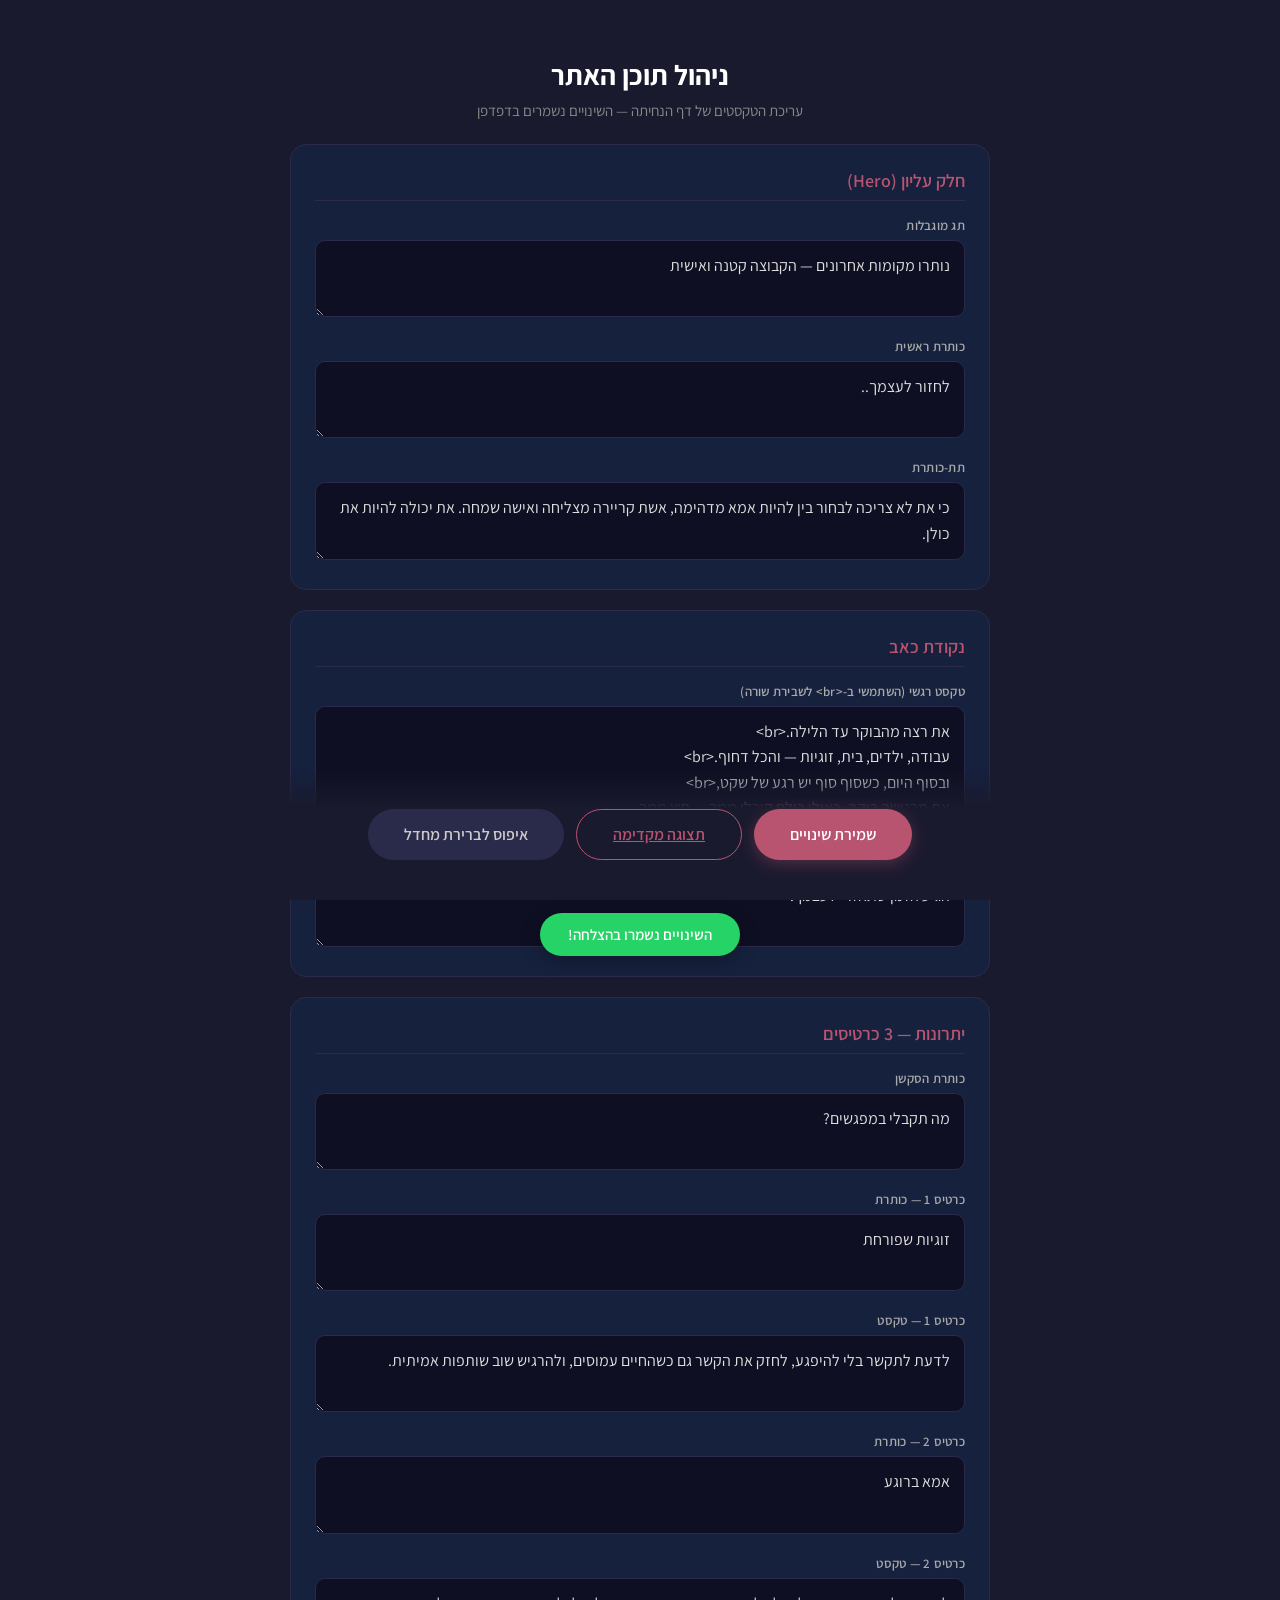
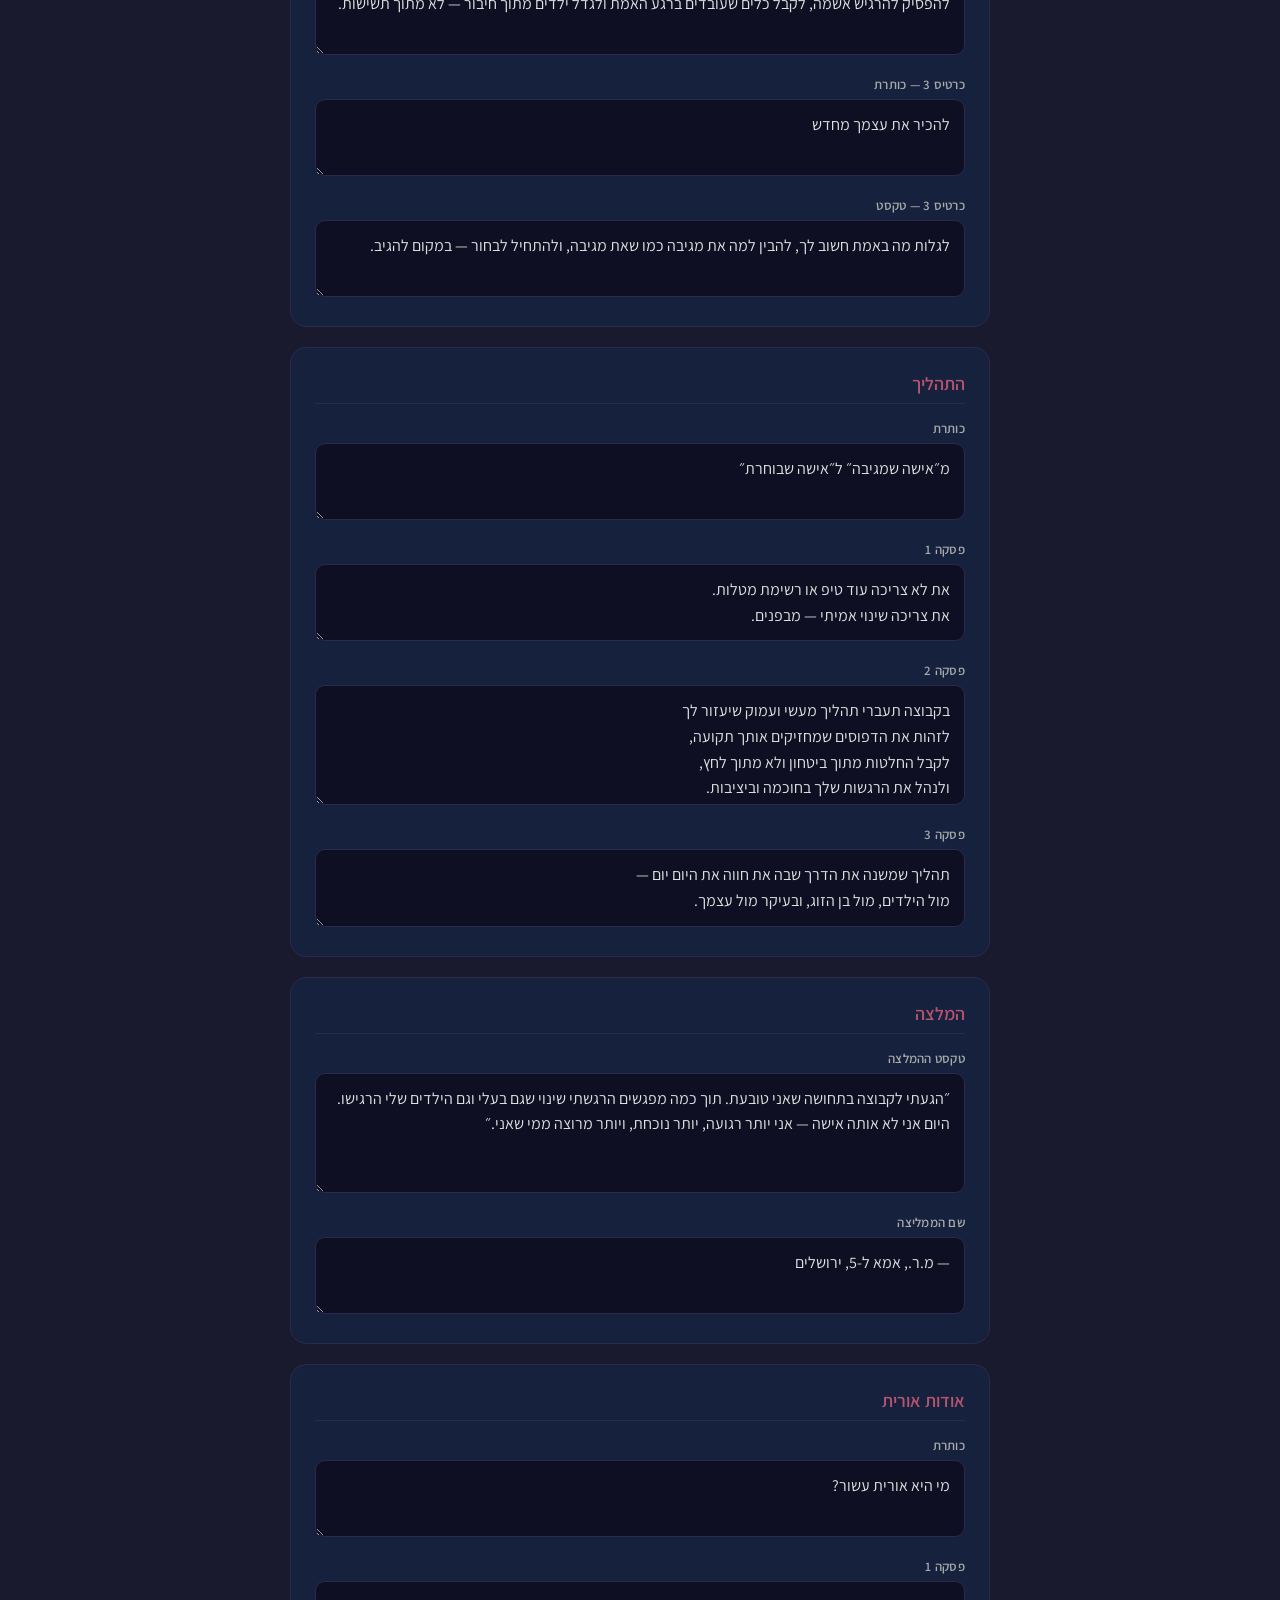
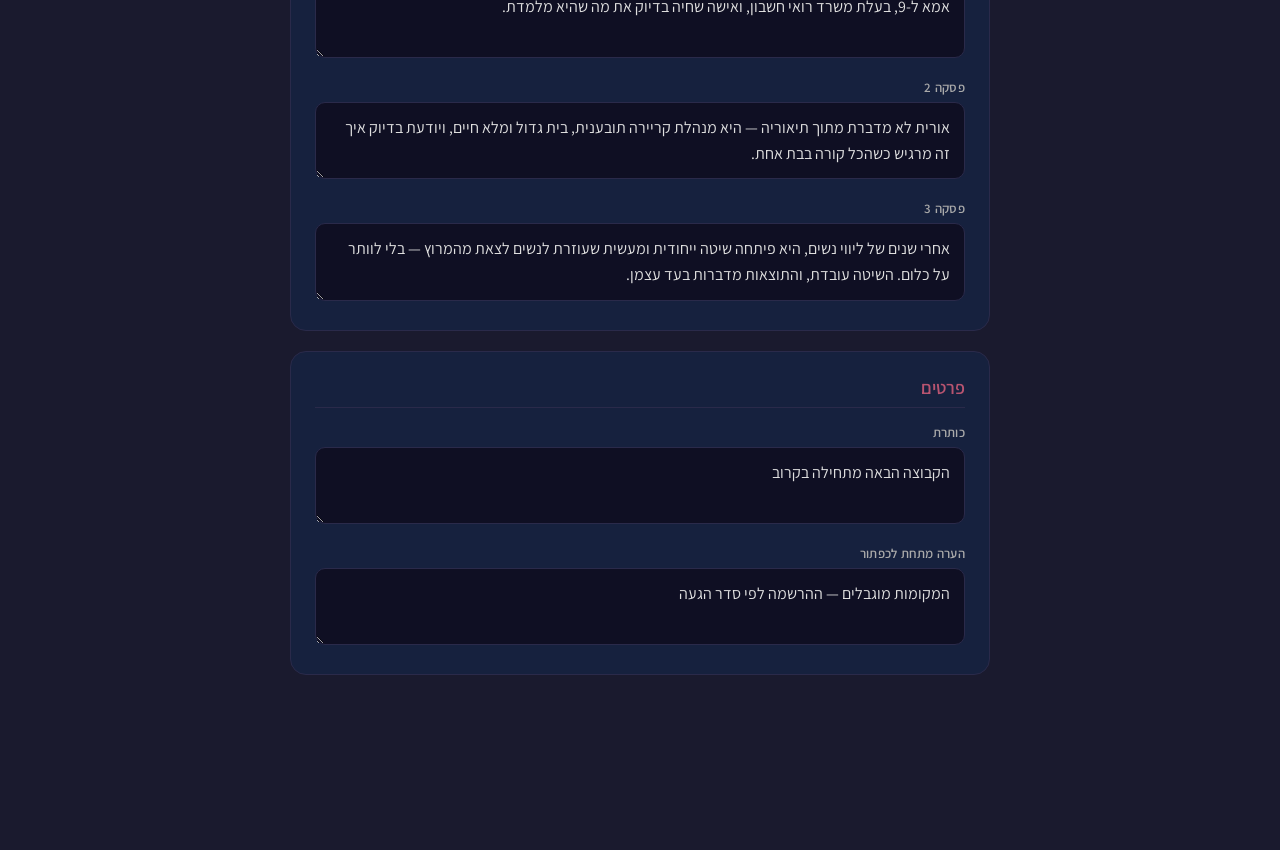
<file: daniel2030/index.html>
<!DOCTYPE html>
<html lang="he" dir="rtl">
<head>
  <meta charset="UTF-8">
  <meta name="viewport" content="width=device-width, initial-scale=1">
  <title>ניהול תוכן — לחזור לעצמך</title>
  <meta name="robots" content="noindex, nofollow">
  <link rel="preconnect" href="https://fonts.googleapis.com">
  <link rel="preconnect" href="https://fonts.gstatic.com" crossorigin>
  <link href="https://fonts.googleapis.com/css2?family=Assistant:wght@400;600&display=swap" rel="stylesheet">
  <style>
    *, *::before, *::after { box-sizing: border-box; margin: 0; padding: 0; }

    body {
      font-family: 'Assistant', sans-serif;
      background: #1a1a2e;
      color: #e0e0e0;
      direction: rtl;
      min-height: 100vh;
      padding: 24px;
    }

    .admin-header {
      text-align: center;
      padding: 32px 0 24px;
    }

    .admin-header h1 {
      font-size: 1.75rem;
      color: #fff;
      margin-bottom: 8px;
    }

    .admin-header p {
      font-size: 0.9375rem;
      color: #888;
    }

    .admin-container {
      max-width: 700px;
      margin: 0 auto;
    }

    .section-group {
      background: #16213e;
      border-radius: 16px;
      padding: 24px;
      margin-bottom: 20px;
      border: 1px solid #2a2a4a;
    }

    .section-group__title {
      font-size: 1.125rem;
      font-weight: 600;
      color: #B85470;
      margin-bottom: 16px;
      padding-bottom: 8px;
      border-bottom: 1px solid #2a2a4a;
    }

    .field {
      margin-bottom: 16px;
    }

    .field:last-child {
      margin-bottom: 0;
    }

    .field label {
      display: block;
      font-size: 0.8125rem;
      font-weight: 600;
      color: #aaa;
      margin-bottom: 6px;
      letter-spacing: 0.02em;
    }

    .field textarea {
      width: 100%;
      min-height: 70px;
      padding: 12px 14px;
      border: 1.5px solid #2a2a4a;
      border-radius: 10px;
      background: #0f0f23;
      color: #e0e0e0;
      font-family: 'Assistant', sans-serif;
      font-size: 1rem;
      line-height: 1.6;
      resize: vertical;
      transition: border-color 200ms;
      direction: rtl;
    }

    .field textarea:focus {
      outline: none;
      border-color: #B85470;
      box-shadow: 0 0 0 3px rgba(184, 84, 112, 0.2);
    }

    .field textarea.short { min-height: 44px; }
    .field textarea.tall { min-height: 120px; }

    .actions {
      display: flex;
      gap: 12px;
      justify-content: center;
      padding: 24px 0 40px;
      position: sticky;
      bottom: 0;
      background: linear-gradient(transparent, #1a1a2e 30%);
      padding-top: 40px;
    }

    .btn {
      padding: 14px 36px;
      border: none;
      border-radius: 50px;
      font-family: 'Assistant', sans-serif;
      font-size: 1rem;
      font-weight: 600;
      cursor: pointer;
      transition: transform 150ms, box-shadow 200ms;
    }

    .btn:active { transform: scale(0.97); }

    .btn-save {
      background: #B85470;
      color: #fff;
      box-shadow: 0 4px 16px rgba(184, 84, 112, 0.35);
    }

    .btn-save:hover {
      box-shadow: 0 6px 24px rgba(184, 84, 112, 0.5);
    }

    .btn-reset {
      background: #2a2a4a;
      color: #ccc;
    }

    .btn-reset:hover { background: #3a3a5a; }

    .btn-preview {
      background: transparent;
      color: #B85470;
      border: 1.5px solid #B85470;
    }

    .btn-preview:hover { background: rgba(184, 84, 112, 0.1); }

    .toast {
      position: fixed;
      bottom: 24px;
      left: 50%;
      transform: translateX(-50%) translateY(80px);
      background: #25d366;
      color: #fff;
      padding: 12px 28px;
      border-radius: 50px;
      font-weight: 600;
      font-size: 0.9375rem;
      box-shadow: 0 4px 20px rgba(0,0,0,0.3);
      transition: transform 300ms ease;
      z-index: 100;
    }

    .toast.show {
      transform: translateX(-50%) translateY(0);
    }
  </style>
</head>
<body>

  <div class="admin-container">
    <div class="admin-header">
      <h1>ניהול תוכן האתר</h1>
      <p>עריכת הטקסטים של דף הנחיתה — השינויים נשמרים בדפדפן</p>
    </div>

    <!-- Hero -->
    <div class="section-group">
      <div class="section-group__title">חלק עליון (Hero)</div>
      <div class="field">
        <label>תג מוגבלות</label>
        <textarea class="short" data-key="badge"></textarea>
      </div>
      <div class="field">
        <label>כותרת ראשית</label>
        <textarea class="short" data-key="hero_headline"></textarea>
      </div>
      <div class="field">
        <label>תת-כותרת</label>
        <textarea data-key="hero_subtext"></textarea>
      </div>
    </div>

    <!-- Pain Point -->
    <div class="section-group">
      <div class="section-group__title">נקודת כאב</div>
      <div class="field">
        <label>טקסט רגשי (השתמשי ב-&lt;br&gt; לשבירת שורה)</label>
        <textarea class="tall" data-key="pain_text"></textarea>
      </div>
      <div class="field">
        <label>משפט מדגיש</label>
        <textarea class="short" data-key="pain_highlight"></textarea>
      </div>
    </div>

    <!-- Benefits -->
    <div class="section-group">
      <div class="section-group__title">יתרונות — 3 כרטיסים</div>
      <div class="field">
        <label>כותרת הסקשן</label>
        <textarea class="short" data-key="benefits_title"></textarea>
      </div>
      <div class="field">
        <label>כרטיס 1 — כותרת</label>
        <textarea class="short" data-key="card1_title"></textarea>
      </div>
      <div class="field">
        <label>כרטיס 1 — טקסט</label>
        <textarea data-key="card1_body"></textarea>
      </div>
      <div class="field">
        <label>כרטיס 2 — כותרת</label>
        <textarea class="short" data-key="card2_title"></textarea>
      </div>
      <div class="field">
        <label>כרטיס 2 — טקסט</label>
        <textarea data-key="card2_body"></textarea>
      </div>
      <div class="field">
        <label>כרטיס 3 — כותרת</label>
        <textarea class="short" data-key="card3_title"></textarea>
      </div>
      <div class="field">
        <label>כרטיס 3 — טקסט</label>
        <textarea data-key="card3_body"></textarea>
      </div>
    </div>

    <!-- Process -->
    <div class="section-group">
      <div class="section-group__title">התהליך</div>
      <div class="field">
        <label>כותרת</label>
        <textarea class="short" data-key="process_title"></textarea>
      </div>
      <div class="field">
        <label>פסקה 1</label>
        <textarea data-key="process_text1"></textarea>
      </div>
      <div class="field">
        <label>פסקה 2</label>
        <textarea class="tall" data-key="process_text2"></textarea>
      </div>
      <div class="field">
        <label>פסקה 3</label>
        <textarea data-key="process_text3"></textarea>
      </div>
    </div>

    <!-- Testimonial -->
    <div class="section-group">
      <div class="section-group__title">המלצה</div>
      <div class="field">
        <label>טקסט ההמלצה</label>
        <textarea class="tall" data-key="testimonial_text"></textarea>
      </div>
      <div class="field">
        <label>שם הממליצה</label>
        <textarea class="short" data-key="testimonial_cite"></textarea>
      </div>
    </div>

    <!-- About -->
    <div class="section-group">
      <div class="section-group__title">אודות אורית</div>
      <div class="field">
        <label>כותרת</label>
        <textarea class="short" data-key="about_title"></textarea>
      </div>
      <div class="field">
        <label>פסקה 1</label>
        <textarea data-key="about_text1"></textarea>
      </div>
      <div class="field">
        <label>פסקה 2</label>
        <textarea data-key="about_text2"></textarea>
      </div>
      <div class="field">
        <label>פסקה 3</label>
        <textarea data-key="about_text3"></textarea>
      </div>
    </div>

    <!-- Details -->
    <div class="section-group">
      <div class="section-group__title">פרטים</div>
      <div class="field">
        <label>כותרת</label>
        <textarea class="short" data-key="details_title"></textarea>
      </div>
      <div class="field">
        <label>הערה מתחת לכפתור</label>
        <textarea class="short" data-key="cta_note"></textarea>
      </div>
    </div>

    <!-- Actions -->
    <div class="actions">
      <button class="btn btn-save" onclick="saveAll()">שמירת שינויים</button>
      <a class="btn btn-preview" href="../" target="_blank">תצוגה מקדימה</a>
      <button class="btn btn-reset" onclick="resetAll()">איפוס לברירת מחדל</button>
    </div>
  </div>

  <div class="toast" id="toast">השינויים נשמרו בהצלחה!</div>

  <script>
    var STORAGE_KEY = 'orit_site_content';

    // Default values from the site
    var defaults = {
      badge: 'נותרו מקומות אחרונים — הקבוצה קטנה ואישית',
      hero_headline: 'לחזור לעצמך..',
      hero_subtext: 'כי את לא צריכה לבחור בין להיות אמא מדהימה, אשת קריירה מצליחה ואישה שמחה. את יכולה להיות את כולן.',
      pain_text: 'את רצה מהבוקר עד הלילה.<br>\nעבודה, ילדים, בית, זוגיות — והכל דחוף.<br>\nובסוף היום, כשסוף סוף יש רגע של שקט,<br>\nאת מרגישה ריקה. כאילו כולם קיבלו ממך — חוץ ממך.',
      pain_highlight: 'הגיע הזמן שתחזרי לעצמך.',
      benefits_title: 'מה תקבלי במפגשים?',
      card1_title: 'זוגיות שפורחת',
      card1_body: 'לדעת לתקשר בלי להיפגע, לחזק את הקשר גם כשהחיים עמוסים, ולהרגיש שוב שותפות אמיתית.',
      card2_title: 'אמא ברוגע',
      card2_body: 'להפסיק להרגיש אשמה, לקבל כלים שעובדים ברגע האמת ולגדל ילדים מתוך חיבור — לא מתוך תשישות.',
      card3_title: 'להכיר את עצמך מחדש',
      card3_body: 'לגלות מה באמת חשוב לך, להבין למה את מגיבה כמו שאת מגיבה, ולהתחיל לבחור — במקום להגיב.',
      process_title: 'מ״אישה שמגיבה״ ל״אישה שבוחרת״',
      process_text1: 'את לא צריכה עוד טיפ או רשימת מטלות.\nאת צריכה שינוי אמיתי — מבפנים.',
      process_text2: 'בקבוצה תעברי תהליך מעשי ועמוק שיעזור לך\nלזהות את הדפוסים שמחזיקים אותך תקועה,\nלקבל החלטות מתוך ביטחון ולא מתוך לחץ,\nולנהל את הרגשות שלך בחוכמה וביציבות.',
      process_text3: 'תהליך שמשנה את הדרך שבה את חווה את היום יום —\nמול הילדים, מול בן הזוג, ובעיקר מול עצמך.',
      testimonial_text: '״הגעתי לקבוצה בתחושה שאני טובעת. תוך כמה מפגשים הרגשתי שינוי שגם בעלי וגם הילדים שלי הרגישו. היום אני לא אותה אישה — אני יותר רגועה, יותר נוכחת, ויותר מרוצה ממי שאני.״',
      testimonial_cite: '— מ.ר., אמא ל-5, ירושלים',
      about_title: 'מי היא אורית עשור?',
      about_text1: 'אמא ל-9, בעלת משרד רואי חשבון, ואישה שחיה בדיוק את מה שהיא מלמדת.',
      about_text2: 'אורית לא מדברת מתוך תיאוריה — היא מנהלת קריירה תובענית, בית גדול ומלא חיים, ויודעת בדיוק איך זה מרגיש כשהכל קורה בבת אחת.',
      about_text3: 'אחרי שנים של ליווי נשים, היא פיתחה שיטה ייחודית ומעשית שעוזרת לנשים לצאת מהמרוץ — בלי לוותר על כלום. השיטה עובדת, והתוצאות מדברות בעד עצמן.',
      details_title: 'הקבוצה הבאה מתחילה בקרוב',
      cta_note: 'המקומות מוגבלים — ההרשמה לפי סדר הגעה'
    };

    // Load saved or defaults into textareas
    function loadFields() {
      var saved = {};
      try { saved = JSON.parse(localStorage.getItem(STORAGE_KEY)) || {}; } catch(e) {}

      var areas = document.querySelectorAll('[data-key]');
      for (var i = 0; i < areas.length; i++) {
        var key = areas[i].getAttribute('data-key');
        areas[i].value = saved[key] !== undefined ? saved[key] : (defaults[key] || '');
      }
    }

    function saveAll() {
      var data = {};
      var areas = document.querySelectorAll('[data-key]');
      for (var i = 0; i < areas.length; i++) {
        data[areas[i].getAttribute('data-key')] = areas[i].value;
      }
      localStorage.setItem(STORAGE_KEY, JSON.stringify(data));
      showToast();
    }

    function resetAll() {
      if (!confirm('בטוח? כל השינויים יימחקו ויחזרו לטקסט המקורי.')) return;
      localStorage.removeItem(STORAGE_KEY);
      loadFields();
      showToast('הטקסטים אופסו לברירת מחדל');
    }

    function showToast(msg) {
      var t = document.getElementById('toast');
      t.textContent = msg || 'השינויים נשמרו בהצלחה!';
      t.classList.add('show');
      setTimeout(function() { t.classList.remove('show'); }, 2500);
    }

    loadFields();
  </script>

</body>
</html>
</file>
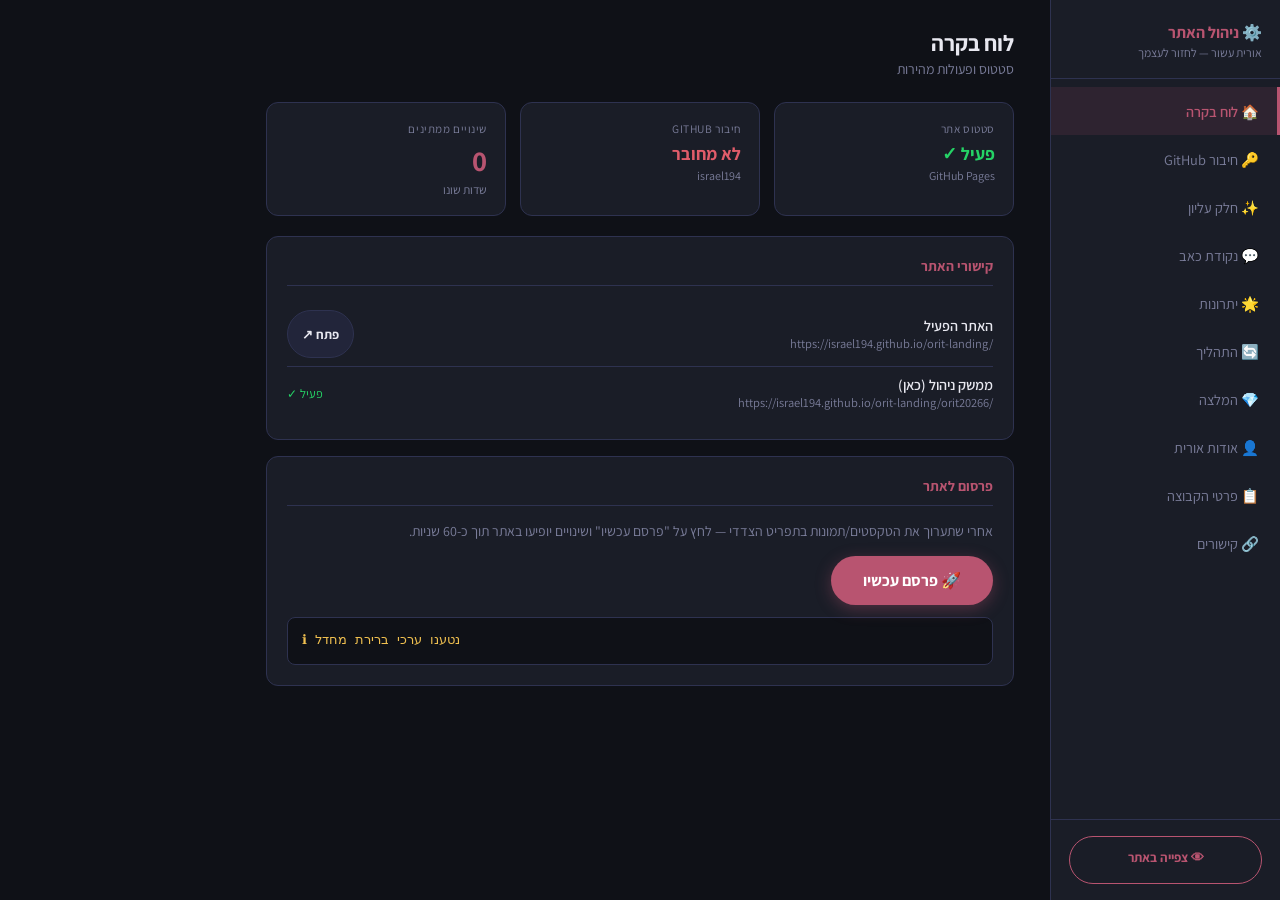
<file: orit20266/index.html>
<!DOCTYPE html>
<html lang="he" dir="rtl">
<head>
  <meta charset="UTF-8">
  <meta name="viewport" content="width=device-width, initial-scale=1">
  <title>ניהול אתר — אורית עשור</title>
  <meta name="robots" content="noindex, nofollow">
  <link rel="preconnect" href="https://fonts.googleapis.com">
  <link rel="preconnect" href="https://fonts.gstatic.com" crossorigin>
  <link href="https://fonts.googleapis.com/css2?family=Assistant:wght@400;500;600;700&display=swap" rel="stylesheet">
  <style>
    *, *::before, *::after { box-sizing: border-box; margin: 0; padding: 0; }

    :root {
      --bg: #0f1117;
      --surface: #1a1d27;
      --surface2: #22253a;
      --border: #2e3250;
      --accent: #B85470;
      --accent-light: rgba(184,84,112,0.12);
      --text: #e8e8f0;
      --muted: #7a7d9a;
      --green: #25d366;
      --red: #e05c6a;
      --yellow: #f0c050;
    }

    body { font-family: 'Assistant', sans-serif; background: var(--bg); color: var(--text); direction: rtl; min-height: 100vh; }

    /* ===== LAYOUT ===== */
    .layout { display: flex; min-height: 100vh; }

    /* ===== MOBILE TOPBAR ===== */
    .topbar {
      display: none;
      position: fixed; top: 0; right: 0; left: 0; z-index: 50;
      background: var(--surface); border-bottom: 1px solid var(--border);
      height: 56px; align-items: center; justify-content: space-between;
      padding: 0 16px;
    }
    .topbar__title { font-size: 1rem; font-weight: 700; color: var(--accent); }
    .topbar__title span { font-size: 0.75rem; color: var(--muted); font-weight: 400; display: block; }
    .hamburger {
      width: 44px; height: 44px; display: flex; flex-direction: column;
      justify-content: center; align-items: center; gap: 5px;
      cursor: pointer; background: none; border: none; padding: 0;
    }
    .hamburger span {
      display: block; width: 22px; height: 2px;
      background: var(--text); border-radius: 2px; transition: all 250ms;
    }
    .hamburger.open span:nth-child(1) { transform: translateY(7px) rotate(45deg); }
    .hamburger.open span:nth-child(2) { opacity: 0; }
    .hamburger.open span:nth-child(3) { transform: translateY(-7px) rotate(-45deg); }

    /* ===== SIDEBAR ===== */
    .sidebar {
      width: 230px; flex-shrink: 0; background: var(--surface);
      border-left: 1px solid var(--border);
      position: fixed; right: 0; top: 0; height: 100vh;
      overflow-y: auto; z-index: 40; display: flex; flex-direction: column;
      transition: transform 300ms ease;
    }
    .sidebar__logo { padding: 22px 18px 18px; border-bottom: 1px solid var(--border); }
    .sidebar__logo h2 { font-size: 1rem; color: var(--accent); font-weight: 700; }
    .sidebar__logo p { font-size: 0.75rem; color: var(--muted); margin-top: 2px; }
    .nav { flex: 1; padding: 8px 0; }
    .nav-item {
      display: flex; align-items: center; gap: 9px;
      padding: 13px 18px; cursor: pointer; font-size: 0.9rem;
      color: var(--muted); border-right: 3px solid transparent; transition: all 120ms;
      min-height: 48px;
    }
    .nav-item:hover { background: var(--surface2); color: var(--text); }
    .nav-item.active { background: var(--accent-light); color: var(--accent); border-right-color: var(--accent); font-weight: 600; }
    .sidebar__bottom { padding: 16px 18px; border-top: 1px solid var(--border); }
    .sidebar__bottom a { display: block; text-align: center; font-size: 0.82rem; }

    /* Overlay when mobile menu open */
    .sidebar-overlay {
      display: none; position: fixed; inset: 0; z-index: 30;
      background: rgba(0,0,0,0.5);
    }
    .sidebar-overlay.visible { display: block; }

    /* ===== MAIN ===== */
    .main { margin-right: 230px; flex: 1; padding: 28px 36px; max-width: 820px; }
    .page-header { margin-bottom: 24px; }
    .page-title { font-size: 1.4rem; font-weight: 700; }
    .page-subtitle { font-size: 0.875rem; color: var(--muted); margin-top: 3px; }

    /* ===== PANELS ===== */
    .panel { display: none; }
    .panel.active { display: block; }

    /* ===== CARD ===== */
    .card {
      background: var(--surface); border: 1px solid var(--border);
      border-radius: 12px; padding: 20px; margin-bottom: 16px;
    }
    .card__title {
      font-size: 0.875rem; font-weight: 700; color: var(--accent);
      margin-bottom: 16px; padding-bottom: 10px; border-bottom: 1px solid var(--border);
    }

    /* ===== FIELDS ===== */
    .field { margin-bottom: 14px; }
    .field:last-child { margin-bottom: 0; }
    .field label { display: block; font-size: 0.75rem; font-weight: 700; color: var(--muted); margin-bottom: 5px; text-transform: uppercase; letter-spacing: 0.04em; }
    .field input[type="text"],
    .field input[type="url"],
    .field input[type="password"],
    .field textarea {
      width: 100%; padding: 11px 13px; background: var(--bg);
      border: 1.5px solid var(--border); border-radius: 8px;
      color: var(--text); font-family: 'Assistant', sans-serif;
      font-size: 1rem; line-height: 1.55; direction: rtl;
      transition: border-color 180ms; resize: vertical;
      -webkit-appearance: none;
    }
    .field textarea { min-height: 72px; }
    .field textarea.tall { min-height: 120px; }
    .field textarea.short { min-height: 48px; }
    .field input { min-height: 48px; }
    .field input:focus, .field textarea:focus {
      outline: none; border-color: var(--accent);
      box-shadow: 0 0 0 3px rgba(184,84,112,0.12);
    }
    .field input[dir="ltr"], .field textarea[dir="ltr"] { direction: ltr; text-align: left; }

    .row2 { display: grid; grid-template-columns: 1fr 1fr; gap: 14px; }

    /* ===== IMAGE UPLOAD ===== */
    .img-upload-wrap { display: flex; align-items: center; gap: 16px; flex-wrap: wrap; }
    .img-preview {
      width: 80px; height: 80px; border-radius: 50%; object-fit: cover;
      border: 2px solid var(--border); flex-shrink: 0;
    }
    .img-upload-btn {
      display: inline-block; padding: 10px 20px; background: var(--surface2);
      border: 1.5px dashed var(--border); border-radius: 8px;
      cursor: pointer; font-size: 0.9rem; color: var(--muted);
      transition: all 150ms; min-height: 44px;
    }
    .img-upload-btn:hover { border-color: var(--accent); color: var(--accent); }
    input[type="file"] { display: none; }

    /* ===== PUBLISH BAR ===== */
    .publish-bar {
      position: sticky; bottom: 0;
      background: linear-gradient(transparent, var(--bg) 45%);
      padding: 36px 0 20px;
      display: flex; gap: 10px; align-items: center; flex-wrap: wrap;
    }

    /* ===== BUTTONS ===== */
    .btn {
      padding: 12px 24px; border: none; border-radius: 50px;
      font-family: 'Assistant', sans-serif; font-size: 0.95rem; font-weight: 700;
      cursor: pointer; transition: all 140ms; text-decoration: none; display: inline-flex;
      align-items: center; justify-content: center; gap: 6px; min-height: 48px;
    }
    .btn:active { transform: scale(0.97); }
    .btn-publish {
      background: var(--accent); color: #fff;
      box-shadow: 0 4px 16px rgba(184,84,112,0.35); font-size: 1rem; padding: 14px 32px;
    }
    .btn-publish:hover { box-shadow: 0 6px 24px rgba(184,84,112,0.5); }
    .btn-publish:disabled { opacity: 0.6; cursor: not-allowed; transform: none; }
    .btn-secondary { background: var(--surface2); color: var(--text); border: 1px solid var(--border); }
    .btn-secondary:hover { background: var(--border); }
    .btn-outline { background: transparent; color: var(--accent); border: 1.5px solid var(--accent); }
    .btn-outline:hover { background: var(--accent-light); }
    .btn-danger { background: transparent; color: var(--red); border: 1.5px solid var(--red); font-size: 0.875rem; padding: 10px 18px; }
    .btn-danger:hover { background: rgba(224,92,106,0.08); }

    /* ===== STATS ===== */
    .stats-grid { display: grid; grid-template-columns: repeat(3,1fr); gap: 14px; margin-bottom: 20px; }
    .stat-card { background: var(--surface); border: 1px solid var(--border); border-radius: 12px; padding: 18px; }
    .stat-card__label { font-size: 0.72rem; color: var(--muted); text-transform: uppercase; letter-spacing: 0.05em; margin-bottom: 6px; }
    .stat-card__value { font-size: 1.8rem; font-weight: 700; color: var(--accent); }
    .stat-card__sub { font-size: 0.75rem; color: var(--muted); margin-top: 3px; }

    /* ===== TOKEN STATUS ===== */
    .token-status {
      display: flex; align-items: center; gap: 8px;
      padding: 12px 14px; border-radius: 8px; font-size: 0.875rem;
      margin-bottom: 14px;
    }
    .token-status.ok { background: rgba(37,211,102,0.1); color: var(--green); border: 1px solid rgba(37,211,102,0.2); }
    .token-status.err { background: rgba(224,92,106,0.1); color: var(--red); border: 1px solid rgba(224,92,106,0.2); }
    .token-status.warn { background: rgba(240,192,80,0.1); color: var(--yellow); border: 1px solid rgba(240,192,80,0.2); }

    /* ===== PUBLISH LOG ===== */
    .publish-log {
      background: var(--bg); border: 1px solid var(--border); border-radius: 8px;
      padding: 14px; font-size: 0.82rem; color: var(--muted); font-family: monospace;
      max-height: 180px; overflow-y: auto; display: none; margin-top: 12px;
      direction: ltr; text-align: left;
    }
    .publish-log.visible { display: block; }
    .log-line { margin-bottom: 3px; }
    .log-ok { color: var(--green); }
    .log-err { color: var(--red); }
    .log-info { color: var(--yellow); }

    /* ===== TOAST ===== */
    .toast {
      position: fixed; bottom: 24px; left: 50%;
      transform: translateX(-50%) translateY(120px);
      padding: 13px 28px; border-radius: 50px;
      font-weight: 700; font-size: 0.95rem;
      box-shadow: 0 6px 24px rgba(0,0,0,0.4); transition: transform 300ms ease;
      z-index: 999; color: #fff; max-width: 90vw; text-align: center;
    }
    .toast.success { background: var(--green); }
    .toast.error { background: var(--red); }
    .toast.show { transform: translateX(-50%) translateY(0); }

    /* ===== PROGRESS ===== */
    .progress-bar { height: 3px; background: var(--border); border-radius: 2px; margin-top: 10px; overflow: hidden; display: none; }
    .progress-bar.visible { display: block; }
    .progress-fill { height: 100%; background: var(--accent); border-radius: 2px; width: 0%; transition: width 400ms ease; }

    /* ===== RESPONSIVE ===== */
    @media (max-width: 720px) {
      /* Show topbar, hide desktop sidebar logo */
      .topbar { display: flex; }
      .sidebar__logo { display: none; }

      /* Sidebar slides in from right */
      .sidebar {
        transform: translateX(100%);
        top: 0; width: 260px;
        box-shadow: -4px 0 24px rgba(0,0,0,0.4);
      }
      .sidebar.open { transform: translateX(0); }

      /* Main fills full width, padded below topbar */
      .main { margin-right: 0; padding: 76px 16px 20px; }

      /* Grid adjustments */
      .stats-grid { grid-template-columns: 1fr 1fr; }
      .row2 { grid-template-columns: 1fr; }

      /* Full-width publish button on mobile */
      .publish-bar { padding: 20px 0 16px; }
      .publish-bar .btn-publish { width: 100%; justify-content: center; }
      .publish-bar .btn-outline { width: 100%; justify-content: center; }

      /* Bigger touch targets */
      .nav-item { padding: 15px 18px; font-size: 1rem; }
    }

    @media (max-width: 400px) {
      .stats-grid { grid-template-columns: 1fr; }
      .card { padding: 16px; }
    }
  </style>
</head>
<body>

<!-- MOBILE TOPBAR -->
<header class="topbar">
  <div class="topbar__title">⚙️ ניהול האתר <span>אורית עשור</span></div>
  <button class="hamburger" id="hamburger" onclick="toggleMenu()" aria-label="תפריט">
    <span></span><span></span><span></span>
  </button>
</header>

<!-- OVERLAY -->
<div class="sidebar-overlay" id="sidebarOverlay" onclick="closeMenu()"></div>

<div class="layout">

  <!-- SIDEBAR -->
  <aside class="sidebar" id="sidebar">
    <div class="sidebar__logo">
      <h2>⚙️ ניהול האתר</h2>
      <p>אורית עשור — לחזור לעצמך</p>
    </div>
    <nav class="nav">
      <div class="nav-item active" onclick="showPanel('dashboard',this)">🏠 לוח בקרה</div>
      <div class="nav-item" onclick="showPanel('token',this)">🔑 חיבור GitHub</div>
      <div class="nav-item" onclick="showPanel('hero',this)">✨ חלק עליון</div>
      <div class="nav-item" onclick="showPanel('pain',this)">💬 נקודת כאב</div>
      <div class="nav-item" onclick="showPanel('benefits',this)">🌟 יתרונות</div>
      <div class="nav-item" onclick="showPanel('process',this)">🔄 התהליך</div>
      <div class="nav-item" onclick="showPanel('testimonial',this)">💎 המלצה</div>
      <div class="nav-item" onclick="showPanel('about',this)">👤 אודות אורית</div>
      <div class="nav-item" onclick="showPanel('details',this)">📋 פרטי הקבוצה</div>
      <div class="nav-item" onclick="showPanel('links',this)">🔗 קישורים</div>
    </nav>
    <div class="sidebar__bottom">
      <a class="btn btn-outline" href="../" target="_blank">👁 צפייה באתר</a>
    </div>
  </aside>

  <!-- MAIN -->
  <main class="main">

    <!-- DASHBOARD -->
    <div class="panel active" id="panel-dashboard">
      <div class="page-header">
        <div class="page-title">לוח בקרה</div>
        <div class="page-subtitle">סטטוס ופעולות מהירות</div>
      </div>

      <div class="stats-grid">
        <div class="stat-card">
          <div class="stat-card__label">סטטוס אתר</div>
          <div class="stat-card__value" style="font-size:1.1rem;color:var(--green)">פעיל ✓</div>
          <div class="stat-card__sub">GitHub Pages</div>
        </div>
        <div class="stat-card">
          <div class="stat-card__label">חיבור GitHub</div>
          <div class="stat-card__value" style="font-size:1.1rem" id="dash-token-status">בדיקה...</div>
          <div class="stat-card__sub">israel194</div>
        </div>
        <div class="stat-card">
          <div class="stat-card__label">שינויים ממתינים</div>
          <div class="stat-card__value" id="dash-pending">0</div>
          <div class="stat-card__sub">שדות שונו</div>
        </div>
      </div>

      <div class="card">
        <div class="card__title">קישורי האתר</div>
        <div style="padding: 8px 0; border-bottom: 1px solid var(--border); display:flex; justify-content:space-between; align-items:center;">
          <div>
            <div style="font-size:0.9rem;font-weight:600">האתר הפעיל</div>
            <div style="font-size:0.78rem;color:var(--muted);direction:ltr;text-align:right">https://israel194.github.io/orit-landing/</div>
          </div>
          <a href="https://israel194.github.io/orit-landing/" target="_blank" class="btn btn-secondary" style="padding:7px 14px;font-size:0.8rem;">פתח ↗</a>
        </div>
        <div style="padding: 8px 0; display:flex; justify-content:space-between; align-items:center;">
          <div>
            <div style="font-size:0.9rem;font-weight:600">ממשק ניהול (כאן)</div>
            <div style="font-size:0.78rem;color:var(--muted);direction:ltr;text-align:right">https://israel194.github.io/orit-landing/orit20266/</div>
          </div>
          <span style="font-size:0.78rem;color:var(--green);">פעיל ✓</span>
        </div>
      </div>

      <div class="card">
        <div class="card__title">פרסום לאתר</div>
        <p style="font-size:0.875rem;color:var(--muted);margin-bottom:16px;">
          אחרי שתערוך את הטקסטים/תמונות בתפריט הצדדי — לחץ על "פרסם עכשיו" ושינויים יופיעו באתר תוך כ-60 שניות.
        </p>
        <button class="btn btn-publish" onclick="publishAll()" id="mainPublishBtn">
          🚀 פרסם עכשיו
        </button>
        <div class="progress-bar" id="mainProgress"><div class="progress-fill" id="mainProgressFill"></div></div>
        <div class="publish-log" id="mainLog"></div>
      </div>
    </div>

    <!-- TOKEN -->
    <div class="panel" id="panel-token">
      <div class="page-header">
        <div class="page-title">חיבור GitHub</div>
        <div class="page-subtitle">הטוקן מאפשר פרסום ישיר לאתר</div>
      </div>

      <div class="card">
        <div class="card__title">Personal Access Token</div>
        <div id="tokenStatusBox" class="token-status warn">⚠ הזן טוקן כדי לאפשר פרסום</div>
        <div class="field">
          <label>GitHub Token</label>
          <input type="password" id="tokenInput" placeholder="ghp_..." dir="ltr" oninput="tokenChanged()">
        </div>
        <div style="display:flex;gap:10px;margin-top:12px;">
          <button class="btn btn-outline" onclick="saveToken()">💾 שמור טוקן</button>
          <button class="btn btn-danger" onclick="clearToken()">מחק טוקן</button>
        </div>
        <p style="font-size:0.78rem;color:var(--muted);margin-top:14px;">
          הטוקן נשמר בדפדפן שלך בלבד ולא עובר לשום שרת. ניתן ליצור טוקן חדש ב-GitHub → Settings → Developer settings → Personal access tokens → Tokens (classic) עם הרשאת <strong>repo</strong>.
        </p>
      </div>
    </div>

    <!-- HERO -->
    <div class="panel" id="panel-hero">
      <div class="page-header">
        <div class="page-title">חלק עליון (Hero)</div>
        <div class="page-subtitle">הסקשן הראשון — התמונה, הכותרת, והתג</div>
      </div>

      <div class="card">
        <div class="card__title">תמונת פרופיל (Hero)</div>
        <div class="img-upload-wrap">
          <img class="img-preview" id="heroImgPreview" src="../4.jpeg" alt="תצוגה מקדימה">
          <div>
            <label class="img-upload-btn" for="heroImgInput">📷 החלף תמונה</label>
            <input type="file" id="heroImgInput" accept="image/*" onchange="previewImage(this,'heroImgPreview','hero_image')">
            <p style="font-size:0.75rem;color:var(--muted);margin-top:6px;">מומלץ: תמונת פנים ריבועית, לפחות 300×300px</p>
          </div>
        </div>
      </div>

      <div class="card">
        <div class="card__title">תג מוגבלות</div>
        <div class="field">
          <label>טקסט התג</label>
          <textarea class="short" data-key="badge"></textarea>
        </div>
      </div>

      <div class="card">
        <div class="card__title">כותרות</div>
        <div class="field">
          <label>כותרת ראשית</label>
          <textarea class="short" data-key="hero_headline"></textarea>
        </div>
        <div class="field">
          <label>תת-כותרת</label>
          <textarea data-key="hero_subtext"></textarea>
        </div>
      </div>

      <div class="publish-bar">
        <button class="btn btn-publish" onclick="publishAll()">🚀 פרסם עכשיו</button>
        <a class="btn btn-outline" href="https://israel194.github.io/orit-landing/" target="_blank">👁 צפה באתר</a>
      </div>
    </div>

    <!-- PAIN -->
    <div class="panel" id="panel-pain">
      <div class="page-header">
        <div class="page-title">נקודת כאב</div>
        <div class="page-subtitle">הטקסט הרגשי שמחבר את המבקרת</div>
      </div>
      <div class="card">
        <div class="card__title">תוכן</div>
        <div class="field">
          <label>טקסט רגשי (השתמשי ב-&lt;br&gt; לשבירת שורה)</label>
          <textarea class="tall" data-key="pain_text"></textarea>
        </div>
        <div class="field">
          <label>משפט מדגיש</label>
          <textarea class="short" data-key="pain_highlight"></textarea>
        </div>
      </div>
      <div class="publish-bar">
        <button class="btn btn-publish" onclick="publishAll()">🚀 פרסם עכשיו</button>
        <a class="btn btn-outline" href="https://israel194.github.io/orit-landing/" target="_blank">👁 צפה באתר</a>
      </div>
    </div>

    <!-- BENEFITS -->
    <div class="panel" id="panel-benefits">
      <div class="page-header">
        <div class="page-title">יתרונות — 3 כרטיסים</div>
        <div class="page-subtitle">מה המשתתפות מקבלות</div>
      </div>
      <div class="card">
        <div class="card__title">כותרת הסקשן</div>
        <div class="field"><textarea class="short" data-key="benefits_title"></textarea></div>
      </div>
      <div class="card">
        <div class="card__title">כרטיס 1</div>
        <div class="field"><label>כותרת</label><textarea class="short" data-key="card1_title"></textarea></div>
        <div class="field"><label>תיאור</label><textarea data-key="card1_body"></textarea></div>
      </div>
      <div class="card">
        <div class="card__title">כרטיס 2</div>
        <div class="field"><label>כותרת</label><textarea class="short" data-key="card2_title"></textarea></div>
        <div class="field"><label>תיאור</label><textarea data-key="card2_body"></textarea></div>
      </div>
      <div class="card">
        <div class="card__title">כרטיס 3</div>
        <div class="field"><label>כותרת</label><textarea class="short" data-key="card3_title"></textarea></div>
        <div class="field"><label>תיאור</label><textarea data-key="card3_body"></textarea></div>
      </div>
      <div class="publish-bar">
        <button class="btn btn-publish" onclick="publishAll()">🚀 פרסם עכשיו</button>
        <a class="btn btn-outline" href="https://israel194.github.io/orit-landing/" target="_blank">👁 צפה באתר</a>
      </div>
    </div>

    <!-- PROCESS -->
    <div class="panel" id="panel-process">
      <div class="page-header">
        <div class="page-title">התהליך</div>
        <div class="page-subtitle">הסבר על מה שקורה בקבוצה</div>
      </div>
      <div class="card">
        <div class="card__title">תוכן</div>
        <div class="field"><label>כותרת</label><textarea class="short" data-key="process_title"></textarea></div>
        <div class="field"><label>פסקה 1</label><textarea data-key="process_text1"></textarea></div>
        <div class="field"><label>פסקה 2</label><textarea class="tall" data-key="process_text2"></textarea></div>
        <div class="field"><label>פסקה 3</label><textarea data-key="process_text3"></textarea></div>
      </div>
      <div class="publish-bar">
        <button class="btn btn-publish" onclick="publishAll()">🚀 פרסם עכשיו</button>
        <a class="btn btn-outline" href="https://israel194.github.io/orit-landing/" target="_blank">👁 צפה באתר</a>
      </div>
    </div>

    <!-- TESTIMONIAL -->
    <div class="panel" id="panel-testimonial">
      <div class="page-header">
        <div class="page-title">המלצה</div>
        <div class="page-subtitle">עדות מהקבוצה הקודמת</div>
      </div>
      <div class="card">
        <div class="card__title">תוכן ההמלצה</div>
        <div class="field"><label>טקסט ההמלצה</label><textarea class="tall" data-key="testimonial_text"></textarea></div>
        <div class="field"><label>שם הממליצה / חתימה</label><textarea class="short" data-key="testimonial_cite"></textarea></div>
      </div>
      <div class="publish-bar">
        <button class="btn btn-publish" onclick="publishAll()">🚀 פרסם עכשיו</button>
        <a class="btn btn-outline" href="https://israel194.github.io/orit-landing/" target="_blank">👁 צפה באתר</a>
      </div>
    </div>

    <!-- ABOUT -->
    <div class="panel" id="panel-about">
      <div class="page-header">
        <div class="page-title">אודות אורית</div>
        <div class="page-subtitle">סקשן הצגת המנחה</div>
      </div>
      <div class="card">
        <div class="card__title">תמונת אורית (עגולה)</div>
        <div class="img-upload-wrap">
          <img class="img-preview" id="aboutImgPreview" src="../4.jpeg" alt="תצוגה מקדימה">
          <div>
            <label class="img-upload-btn" for="aboutImgInput">📷 החלף תמונה</label>
            <input type="file" id="aboutImgInput" accept="image/*" onchange="previewImage(this,'aboutImgPreview','about_image')">
            <p style="font-size:0.75rem;color:var(--muted);margin-top:6px;">מומלץ: תמונת פנים ריבועית</p>
          </div>
        </div>
      </div>
      <div class="card">
        <div class="card__title">טקסטים</div>
        <div class="field"><label>כותרת</label><textarea class="short" data-key="about_title"></textarea></div>
        <div class="field"><label>פסקה 1</label><textarea data-key="about_text1"></textarea></div>
        <div class="field"><label>פסקה 2</label><textarea data-key="about_text2"></textarea></div>
        <div class="field"><label>פסקה 3</label><textarea data-key="about_text3"></textarea></div>
      </div>
      <div class="publish-bar">
        <button class="btn btn-publish" onclick="publishAll()">🚀 פרסם עכשיו</button>
        <a class="btn btn-outline" href="https://israel194.github.io/orit-landing/" target="_blank">👁 צפה באתר</a>
      </div>
    </div>

    <!-- DETAILS -->
    <div class="panel" id="panel-details">
      <div class="page-header">
        <div class="page-title">פרטי הקבוצה</div>
        <div class="page-subtitle">מקום, זמן, מחיר</div>
      </div>
      <div class="card">
        <div class="card__title">פרטים</div>
        <div class="field"><label>כותרת הסקשן</label><textarea class="short" data-key="details_title"></textarea></div>
        <div class="row2">
          <div class="field"><label>מיקום</label><textarea class="short" data-key="details_location"></textarea></div>
          <div class="field"><label>יום</label><textarea class="short" data-key="details_day"></textarea></div>
        </div>
        <div class="row2">
          <div class="field"><label>שעה</label><textarea class="short" data-key="details_time"></textarea></div>
          <div class="field"><label>מחיר</label><textarea class="short" data-key="details_price"></textarea></div>
        </div>
        <div class="field"><label>הערה מתחת לכפתור</label><textarea class="short" data-key="cta_note"></textarea></div>
      </div>
      <div class="publish-bar">
        <button class="btn btn-publish" onclick="publishAll()">🚀 פרסם עכשיו</button>
        <a class="btn btn-outline" href="https://israel194.github.io/orit-landing/" target="_blank">👁 צפה באתר</a>
      </div>
    </div>

    <!-- LINKS -->
    <div class="panel" id="panel-links">
      <div class="page-header">
        <div class="page-title">קישורים</div>
        <div class="page-subtitle">WhatsApp וקישור תשלום</div>
      </div>
      <div class="card">
        <div class="card__title">WhatsApp</div>
        <div class="field">
          <label>מספר טלפון (עם קידומת, ללא +)</label>
          <input type="text" data-key="wa_number" placeholder="972523975659" dir="ltr">
        </div>
        <div class="field">
          <label>הודעה ברירת מחדל</label>
          <textarea class="short" data-key="wa_message"></textarea>
        </div>
      </div>
      <div class="card">
        <div class="card__title">קישור תשלום</div>
        <div class="field">
          <label>כתובת URL מלאה</label>
          <input type="url" data-key="payment_url" dir="ltr">
        </div>
      </div>
      <div class="publish-bar">
        <button class="btn btn-publish" onclick="publishAll()">🚀 פרסם עכשיו</button>
        <a class="btn btn-outline" href="https://israel194.github.io/orit-landing/" target="_blank">👁 צפה באתר</a>
      </div>
    </div>

  </main>
</div>

<div class="toast" id="toast"></div>

<script>
  var REPO = 'israel194/orit-landing';

  // ===== MOBILE MENU =====
  function toggleMenu() {
    var sidebar = document.getElementById('sidebar');
    var overlay = document.getElementById('sidebarOverlay');
    var hamburger = document.getElementById('hamburger');
    var isOpen = sidebar.classList.contains('open');
    if (isOpen) { closeMenu(); } else {
      sidebar.classList.add('open');
      overlay.classList.add('visible');
      hamburger.classList.add('open');
      document.body.style.overflow = 'hidden';
    }
  }
  function closeMenu() {
    document.getElementById('sidebar').classList.remove('open');
    document.getElementById('sidebarOverlay').classList.remove('visible');
    document.getElementById('hamburger').classList.remove('open');
    document.body.style.overflow = '';
  }
  var TOKEN_KEY = 'orit_gh_token';
  var pendingImages = {}; // { fieldKey: { file, dataUrl, filename } }

  // ===== NAVIGATION =====
  function showPanel(name, el) {
    document.querySelectorAll('.panel').forEach(function(p) { p.classList.remove('active'); });
    document.querySelectorAll('.nav-item').forEach(function(n) { n.classList.remove('active'); });
    document.getElementById('panel-' + name).classList.add('active');
    if (el) el.classList.add('active');
    closeMenu();
    window.scrollTo(0, 0);
  }

  // ===== TOKEN =====
  function getToken() { return localStorage.getItem(TOKEN_KEY) || ''; }

  function saveToken() {
    var val = document.getElementById('tokenInput').value.trim();
    if (!val) { showToast('הזן טוקן תחילה', 'error'); return; }
    localStorage.setItem(TOKEN_KEY, val);
    verifyToken(val);
    showToast('הטוקן נשמר!', 'success');
  }

  function clearToken() {
    localStorage.removeItem(TOKEN_KEY);
    document.getElementById('tokenInput').value = '';
    updateTokenUI(false);
  }

  function tokenChanged() {
    document.getElementById('tokenStatusBox').className = 'token-status warn';
    document.getElementById('tokenStatusBox').textContent = '⏳ לחץ "שמור טוקן" לאימות';
  }

  async function verifyToken(token) {
    if (!token) { updateTokenUI(false); return; }
    try {
      var r = await fetch('https://api.github.com/repos/' + REPO, {
        headers: { 'Authorization': 'token ' + token }
      });
      updateTokenUI(r.ok);
    } catch(e) { updateTokenUI(false); }
  }

  function updateTokenUI(ok) {
    var box = document.getElementById('tokenStatusBox');
    var dashStatus = document.getElementById('dash-token-status');
    if (ok) {
      box.className = 'token-status ok';
      box.textContent = '✓ מחובר בהצלחה ל-israel194/orit-landing';
      if (dashStatus) { dashStatus.textContent = 'מחובר ✓'; dashStatus.style.color = 'var(--green)'; }
    } else {
      box.className = 'token-status err';
      box.textContent = '✗ טוקן לא תקין — בדוק ונסה שוב';
      if (dashStatus) { dashStatus.textContent = 'לא מחובר'; dashStatus.style.color = 'var(--red)'; }
    }
  }

  // ===== CONTENT =====
  var defaults = {
    badge: 'נותרו מקומות אחרונים — הקבוצה קטנה ואישית',
    hero_headline: 'לחזור לעצמך..',
    hero_subtext: 'כי את לא צריכה לבחור בין להיות אמא מדהימה, אשת קריירה מצליחה ואישה שמחה. את יכולה להיות את כולן.',
    hero_image: '4.jpeg',
    pain_text: 'את רצה מהבוקר עד הלילה.<br>עבודה, ילדים, בית, זוגיות — והכל דחוף.<br>ובסוף היום, כשסוף סוף יש רגע של שקט,<br>את מרגישה ריקה. כאילו כולם קיבלו ממך — חוץ ממך.',
    pain_highlight: 'הגיע הזמן שתחזרי לעצמך.',
    benefits_title: 'מה תקבלי במפגשים?',
    card1_title: 'זוגיות שפורחת',
    card1_body: 'לדעת לתקשר בלי להיפגע, לחזק את הקשר גם כשהחיים עמוסים, ולהרגיש שוב שותפות אמיתית.',
    card2_title: 'אמא ברוגע',
    card2_body: 'להפסיק להרגיש אשמה, לקבל כלים שעובדים ברגע האמת ולגדל ילדים מתוך חיבור — לא מתוך תשישות.',
    card3_title: 'להכיר את עצמך מחדש',
    card3_body: 'לגלות מה באמת חשוב לך, להבין למה את מגיבה כמו שאת מגיבה, ולהתחיל לבחור — במקום להגיב.',
    process_title: 'מ״אישה שמגיבה״ ל״אישה שבוחרת״',
    process_text1: 'את לא צריכה עוד טיפ או רשימת מטלות.\nאת צריכה שינוי אמיתי — מבפנים.',
    process_text2: 'בקבוצה תעברי תהליך מעשי ועמוק שיעזור לך\nלזהות את הדפוסים שמחזיקים אותך תקועה,\nלקבל החלטות מתוך ביטחון ולא מתוך לחץ,\nולנהל את הרגשות שלך בחוכמה וביציבות.',
    process_text3: 'תהליך שמשנה את הדרך שבה את חווה את היום יום —\nמול הילדים, מול בן הזוג, ובעיקר מול עצמך.',
    testimonial_text: '״הגעתי לקבוצה בתחושה שאני טובעת. תוך כמה מפגשים הרגשתי שינוי שגם בעלי וגם הילדים שלי הרגישו. היום אני לא אותה אישה — אני יותר רגועה, יותר נוכחת, ויותר מרוצה ממי שאני.״',
    testimonial_cite: '— מ.ר., אמא ל-5, ירושלים',
    about_title: 'מי היא אורית עשור?',
    about_text1: 'אמא ל-9, בעלת משרד רואי חשבון, ואישה שחיה בדיוק את מה שהיא מלמדת.',
    about_text2: 'אורית לא מדברת מתוך תיאוריה — היא מנהלת קריירה תובענית, בית גדול ומלא חיים, ויודעת בדיוק איך זה מרגיש כשהכל קורה בבת אחת.',
    about_text3: 'אחרי שנים של ליווי נשים, היא פיתחה שיטה ייחודית ומעשית שעוזרת לנשים לצאת מהמרוץ — בלי לוותר על כלום. השיטה עובדת, והתוצאות מדברות בעד עצמן.',
    about_image: '4.jpeg',
    details_title: 'הקבוצה הבאה מתחילה בקרוב',
    details_location: 'רח\' נחום חפצדי 17, ירושלים (מגדל רם - קומה 11)',
    details_day: 'כל יום שני',
    details_time: 'בשעה 20:30 — אחרי שהילדים ישנים',
    details_price: '40 שקלים בלבד למפגש',
    cta_note: 'המקומות מוגבלים — ההרשמה לפי סדר הגעה',
    wa_number: '972523975659',
    wa_message: 'שלום אורית, אשמח לשמוע על הקבוצה',
    payment_url: 'https://pay.sumit.co.il/3c09bh/tsf55r/tsf4na/payment/'
  };

  async function loadFromGitHub() {
    try {
      var token = getToken();
      var headers = token ? { 'Authorization': 'token ' + token } : {};
      var r = await fetch('https://api.github.com/repos/' + REPO + '/contents/content.json', { headers: headers });
      if (!r.ok) throw new Error('not found');
      var data = await r.json();
      var content = JSON.parse(decodeURIComponent(escape(atob(data.content.replace(/\n/g,'')))));
      fillFields(content);
      log('✓ תוכן נטען מ-GitHub', 'ok');
    } catch(e) {
      fillFields(defaults);
      log('ℹ נטענו ערכי ברירת מחדל', 'info');
    }
  }

  function fillFields(content) {
    document.querySelectorAll('[data-key]').forEach(function(el) {
      var key = el.getAttribute('data-key');
      var val = content[key] !== undefined ? content[key] : (defaults[key] || '');
      el.value = val;
    });
    // Update image previews
    if (content.hero_image) document.getElementById('heroImgPreview').src = '../' + content.hero_image;
    if (content.about_image) document.getElementById('aboutImgPreview').src = '../' + content.about_image;
  }

  function getFormContent() {
    var content = Object.assign({}, defaults);
    document.querySelectorAll('[data-key]').forEach(function(el) {
      content[el.getAttribute('data-key')] = el.value;
    });
    return content;
  }

  // ===== IMAGE HANDLING =====
  function previewImage(input, previewId, fieldKey) {
    var file = input.files[0];
    if (!file) return;
    var reader = new FileReader();
    reader.onload = function(e) {
      document.getElementById(previewId).src = e.target.result;
      var ext = file.name.split('.').pop().toLowerCase() || 'jpg';
      var filename = fieldKey === 'hero_image' ? 'hero-photo.' + ext : 'about-photo.' + ext;
      pendingImages[fieldKey] = { file: file, dataUrl: e.target.result, filename: filename };
    };
    reader.readAsDataURL(file);
  }

  async function uploadImage(token, fieldKey) {
    var img = pendingImages[fieldKey];
    if (!img) return null;
    addLog('📤 מעלה תמונה: ' + img.filename + '...');
    setProgress(30);

    // Get base64 content (strip data URL prefix)
    var base64 = img.dataUrl.split(',')[1];

    // Check if file already exists to get SHA
    var sha = null;
    try {
      var r = await fetch('https://api.github.com/repos/' + REPO + '/contents/' + img.filename, {
        headers: { 'Authorization': 'token ' + token }
      });
      if (r.ok) { var d = await r.json(); sha = d.sha; }
    } catch(e) {}

    var body = { message: 'Update image: ' + img.filename, content: base64 };
    if (sha) body.sha = sha;

    var resp = await fetch('https://api.github.com/repos/' + REPO + '/contents/' + img.filename, {
      method: 'PUT',
      headers: { 'Authorization': 'token ' + token, 'Content-Type': 'application/json' },
      body: JSON.stringify(body)
    });

    if (!resp.ok) throw new Error('שגיאה בהעלאת תמונה');
    addLog('✓ תמונה הועלתה: ' + img.filename, 'ok');
    return img.filename;
  }

  // ===== PUBLISH =====
  async function publishAll() {
    var token = getToken();
    if (!token) {
      showToast('יש להגדיר טוקן GitHub תחילה', 'error');
      showPanel('token', document.querySelectorAll('.nav-item')[1]);
      return;
    }

    // Disable all publish buttons
    document.querySelectorAll('.btn-publish').forEach(function(b) {
      b.disabled = true; b.textContent = '⏳ מפרסם...';
    });

    var logEl = document.getElementById('mainLog');
    logEl.innerHTML = '';
    logEl.classList.add('visible');
    setProgress(5);

    try {
      var content = getFormContent();

      // Upload any pending images
      if (pendingImages.hero_image) {
        var heroFilename = await uploadImage(token, 'hero_image');
        if (heroFilename) { content.hero_image = heroFilename; content.about_image = heroFilename; }
      }
      if (pendingImages.about_image) {
        var aboutFilename = await uploadImage(token, 'about_image');
        if (aboutFilename) content.about_image = aboutFilename;
      }

      setProgress(55);
      addLog('📝 מעדכן content.json...');

      // Get current SHA of content.json
      var sha = null;
      try {
        var r = await fetch('https://api.github.com/repos/' + REPO + '/contents/content.json', {
          headers: { 'Authorization': 'token ' + token }
        });
        if (r.ok) { var d = await r.json(); sha = d.sha; }
      } catch(e) {}

      // Encode content to base64
      var jsonStr = JSON.stringify(content, null, 2);
      var base64 = btoa(unescape(encodeURIComponent(jsonStr)));

      var body = { message: 'Update site content via admin panel', content: base64 };
      if (sha) body.sha = sha;

      var resp = await fetch('https://api.github.com/repos/' + REPO + '/contents/content.json', {
        method: 'PUT',
        headers: { 'Authorization': 'token ' + token, 'Content-Type': 'application/json' },
        body: JSON.stringify(body)
      });

      if (!resp.ok) {
        var errData = await resp.json();
        throw new Error(errData.message || 'שגיאה בפרסום');
      }

      setProgress(100);
      addLog('✓ פורסם בהצלחה!', 'ok');
      addLog('🌐 האתר יתעדכן תוך כ-60 שניות', 'info');
      addLog('→ https://israel194.github.io/orit-landing/', 'info');

      pendingImages = {};
      showToast('✓ פורסם בהצלחה! האתר יתעדכן תוך דקה', 'success');

    } catch(err) {
      addLog('✗ שגיאה: ' + err.message, 'err');
      showToast('שגיאה בפרסום: ' + err.message, 'error');
    } finally {
      document.querySelectorAll('.btn-publish').forEach(function(b) {
        b.disabled = false; b.textContent = '🚀 פרסם עכשיו';
      });
    }
  }

  // ===== LOG & PROGRESS =====
  function addLog(msg, type) {
    var logEl = document.getElementById('mainLog');
    logEl.classList.add('visible');
    var line = document.createElement('div');
    line.className = 'log-line' + (type ? ' log-' + type : '');
    line.textContent = msg;
    logEl.appendChild(line);
    logEl.scrollTop = logEl.scrollHeight;
  }

  function log(msg, type) { addLog(msg, type); }

  function setProgress(pct) {
    document.querySelectorAll('.progress-bar').forEach(function(b) { b.classList.add('visible'); });
    document.querySelectorAll('.progress-fill').forEach(function(f) { f.style.width = pct + '%'; });
  }

  // ===== TOAST =====
  function showToast(msg, type) {
    var t = document.getElementById('toast');
    t.textContent = msg;
    t.className = 'toast ' + (type || 'success') + ' show';
    setTimeout(function() { t.classList.remove('show'); }, 3500);
  }

  // ===== PENDING CHANGES COUNTER =====
  document.addEventListener('input', function() {
    var pendingEl = document.getElementById('dash-pending');
    if (pendingEl) {
      var count = Object.keys(pendingImages).length;
      pendingEl.textContent = count > 0 ? count + '+ תמונות' : '✓';
    }
  });

  // ===== INIT =====
  (async function init() {
    var token = getToken();
    if (token) {
      document.getElementById('tokenInput').value = token;
      await verifyToken(token);
    } else {
      updateTokenUI(false);
    }
    await loadFromGitHub();
  })();
</script>

</body>
</html>
</file>
